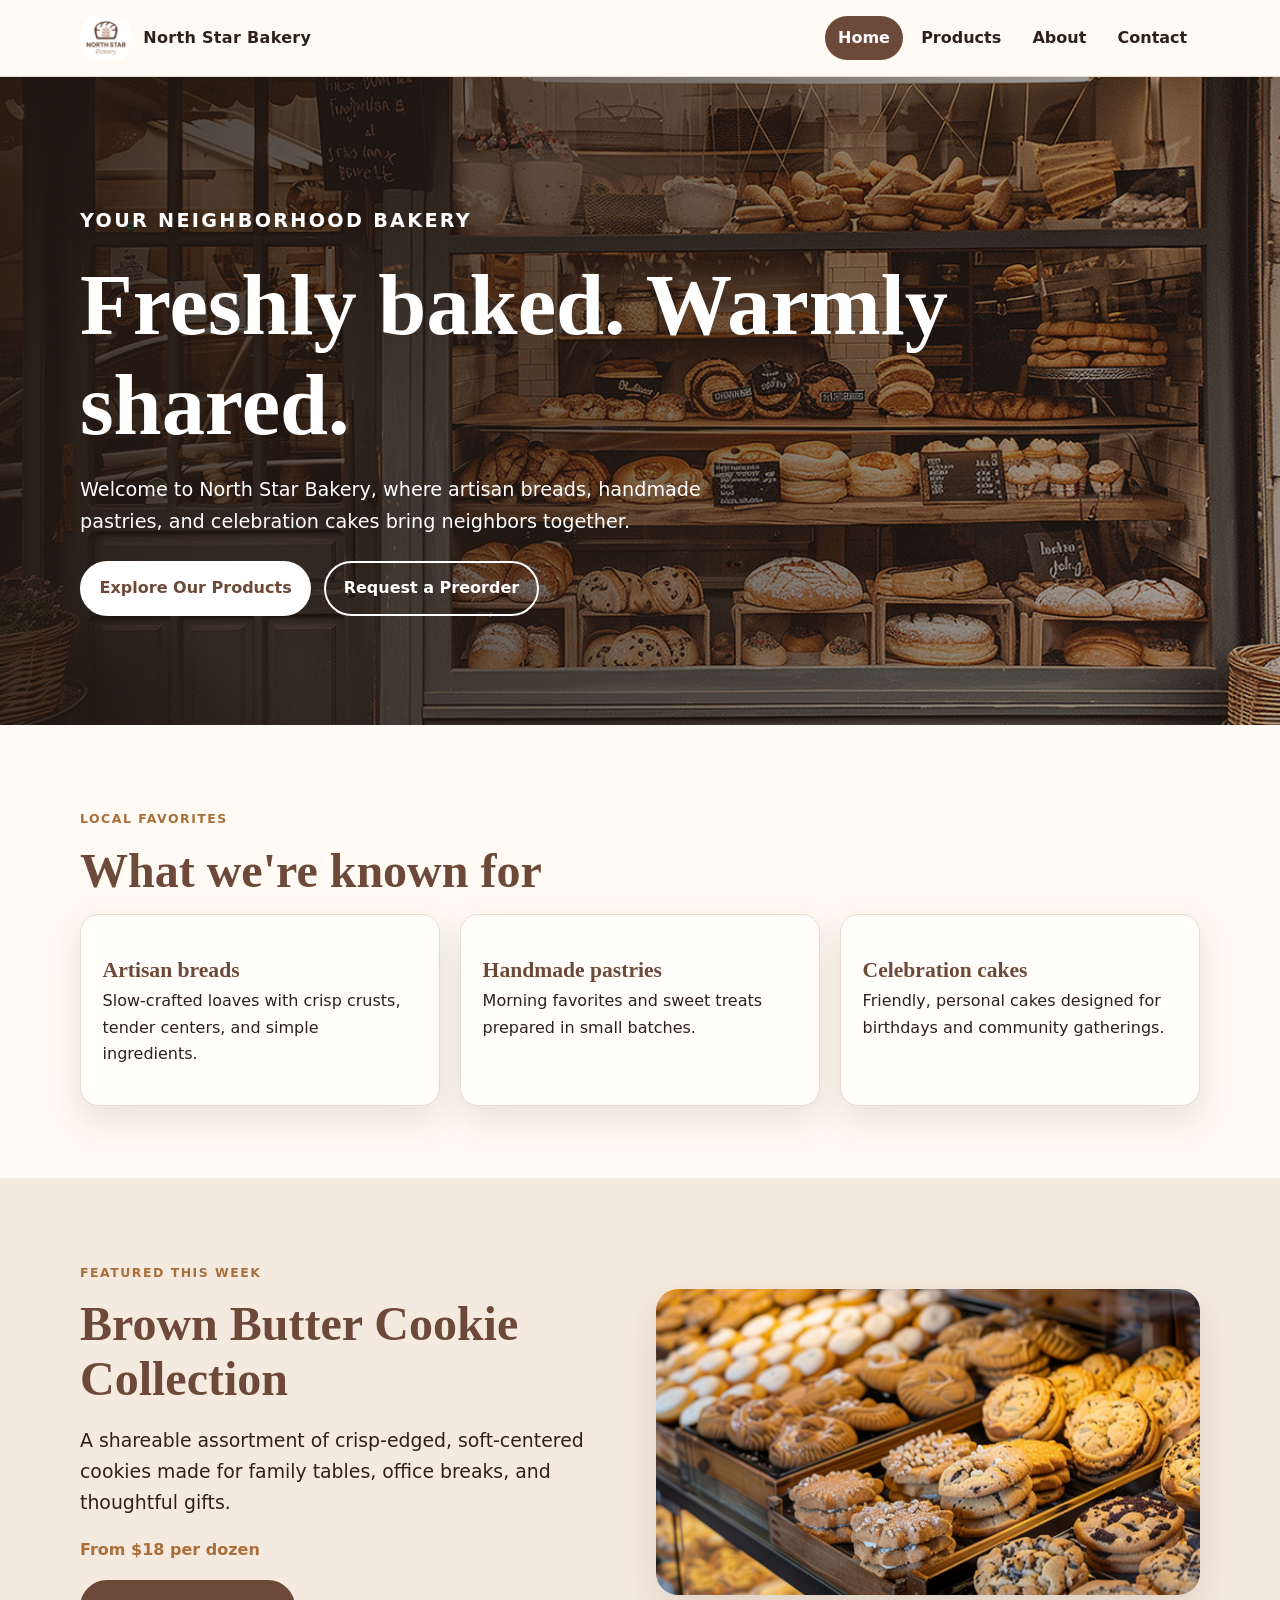
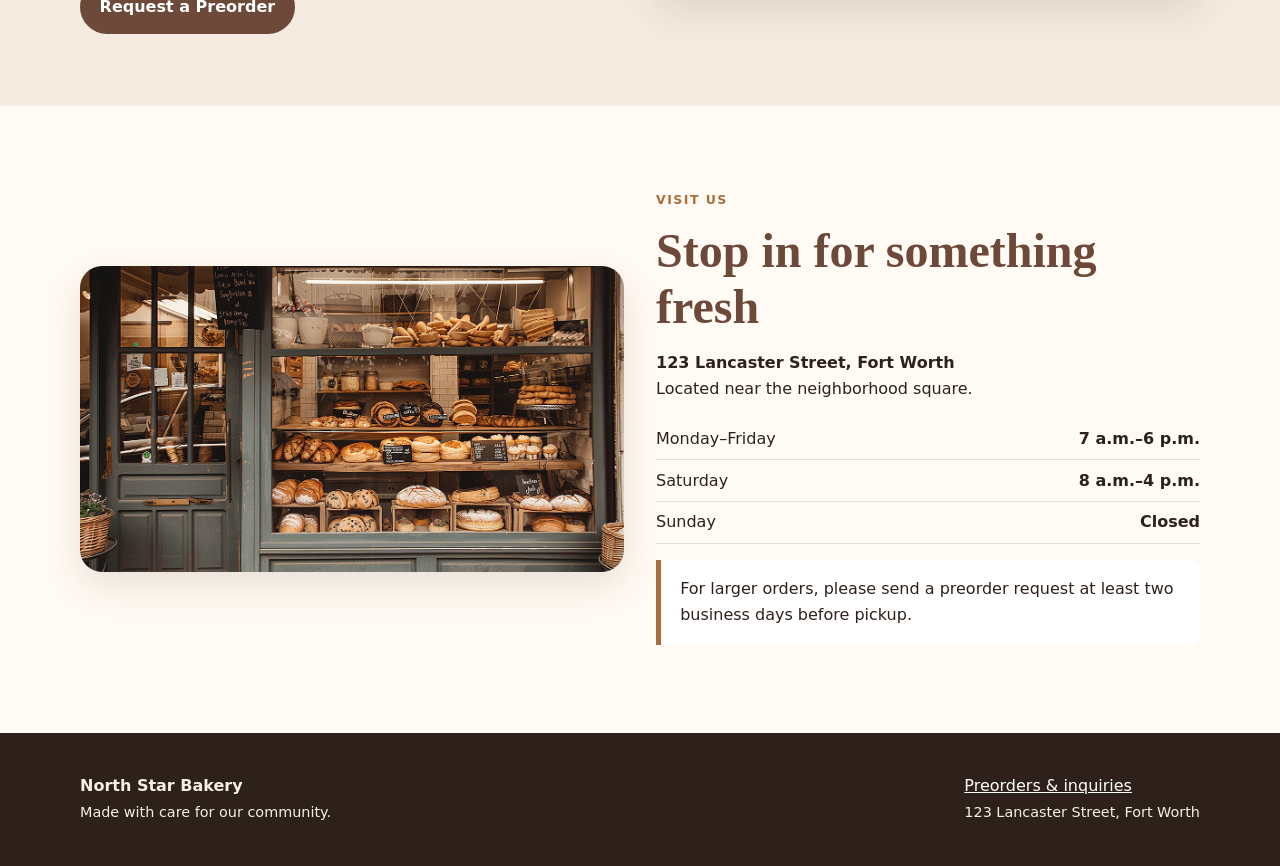
<file: index.html>
<!doctype html>
<html lang="en"><head><meta charset="utf-8"><meta name="viewport" content="width=device-width, initial-scale=1"><meta name="description" content="Welcome to North Star Bakery for artisan breads, handmade pastries, cakes, and neighborhood preorder pickup."><title>Home | North Star Bakery</title><link rel="stylesheet" href="styles.css"></head><body>
<a class="skip-link" href="#main-content">Skip to main content</a>
<header class="site-header">
  <div class="nav-wrap">
    <a class="brand" href="index.html"><img src="images/bakery-logo.png" alt="North Star Bakery bread basket logo"><span>North Star Bakery</span></a>
    <nav aria-label="Main navigation"><ul>
      <li><a href="index.html" aria-current="page">Home</a></li>
      <li><a href="products.html" >Products</a></li>
      <li><a href="about.html" >About</a></li>
      <li><a href="contact.html" >Contact</a></li>
    </ul></nav>
  </div>
</header>
<main id="main-content">
<section class="hero"><div class="hero-content"><p class="eyebrow">Your neighborhood bakery</p><h1>Freshly baked. Warmly shared.</h1><p>Welcome to North Star Bakery, where artisan breads, handmade pastries, and celebration cakes bring neighbors together.</p><div class="actions"><a class="btn btn-light" href="products.html">Explore Our Products</a><a class="btn btn-outline" href="contact.html">Request a Preorder</a></div></div></section>
<section class="section"><div class="container"><p class="eyebrow">Local favorites</p><h2>What we're known for</h2><div class="grid-3"><article class="card"><h3>Artisan breads</h3><p>Slow-crafted loaves with crisp crusts, tender centers, and simple ingredients.</p></article><article class="card"><h3>Handmade pastries</h3><p>Morning favorites and sweet treats prepared in small batches.</p></article><article class="card"><h3>Celebration cakes</h3><p>Friendly, personal cakes designed for birthdays and community gatherings.</p></article></div></div></section>
<section class="section alt"><div class="container grid-2"><div><p class="eyebrow">Featured this week</p><h2>Brown Butter Cookie Collection</h2><p class="lead">A shareable assortment of crisp-edged, soft-centered cookies made for family tables, office breaks, and thoughtful gifts.</p><p class="price">From $18 per dozen</p><a class="btn" href="contact.html">Request a Preorder</a></div><picture><source media="(min-width: 768px)" srcset="images/bakery-feature-large.png"><img class="feature-img" src="images/bakery-feature-small.png" alt="Assorted handmade cookies arranged in a bakery display"></picture></div></section>
<section class="section"><div class="container grid-2"><img class="feature-img" src="images/bakery-storefront.png" alt="North Star Bakery storefront window filled with fresh breads and pastries"><div><p class="eyebrow">Visit us</p><h2>Stop in for something fresh</h2><p><strong>123 Lancaster Street, Fort Worth</strong><br>Located near the neighborhood square.</p><ul class="hours"><li><span>Monday–Friday</span><strong>7 a.m.–6 p.m.</strong></li><li><span>Saturday</span><strong>8 a.m.–4 p.m.</strong></li><li><span>Sunday</span><strong>Closed</strong></li></ul><p class="notice">For larger orders, please send a preorder request at least two business days before pickup.</p></div></div></section>
</main>
<footer class="site-footer"><div class="container footer-grid"><div><strong>North Star Bakery</strong><br><span class="small">Made with care for our community.</span></div><div><a href="contact.html">Preorders & inquiries</a><br><span class="small">123 Lancaster Street, Fort Worth</span></div></div></footer>
</body></html>
</file>
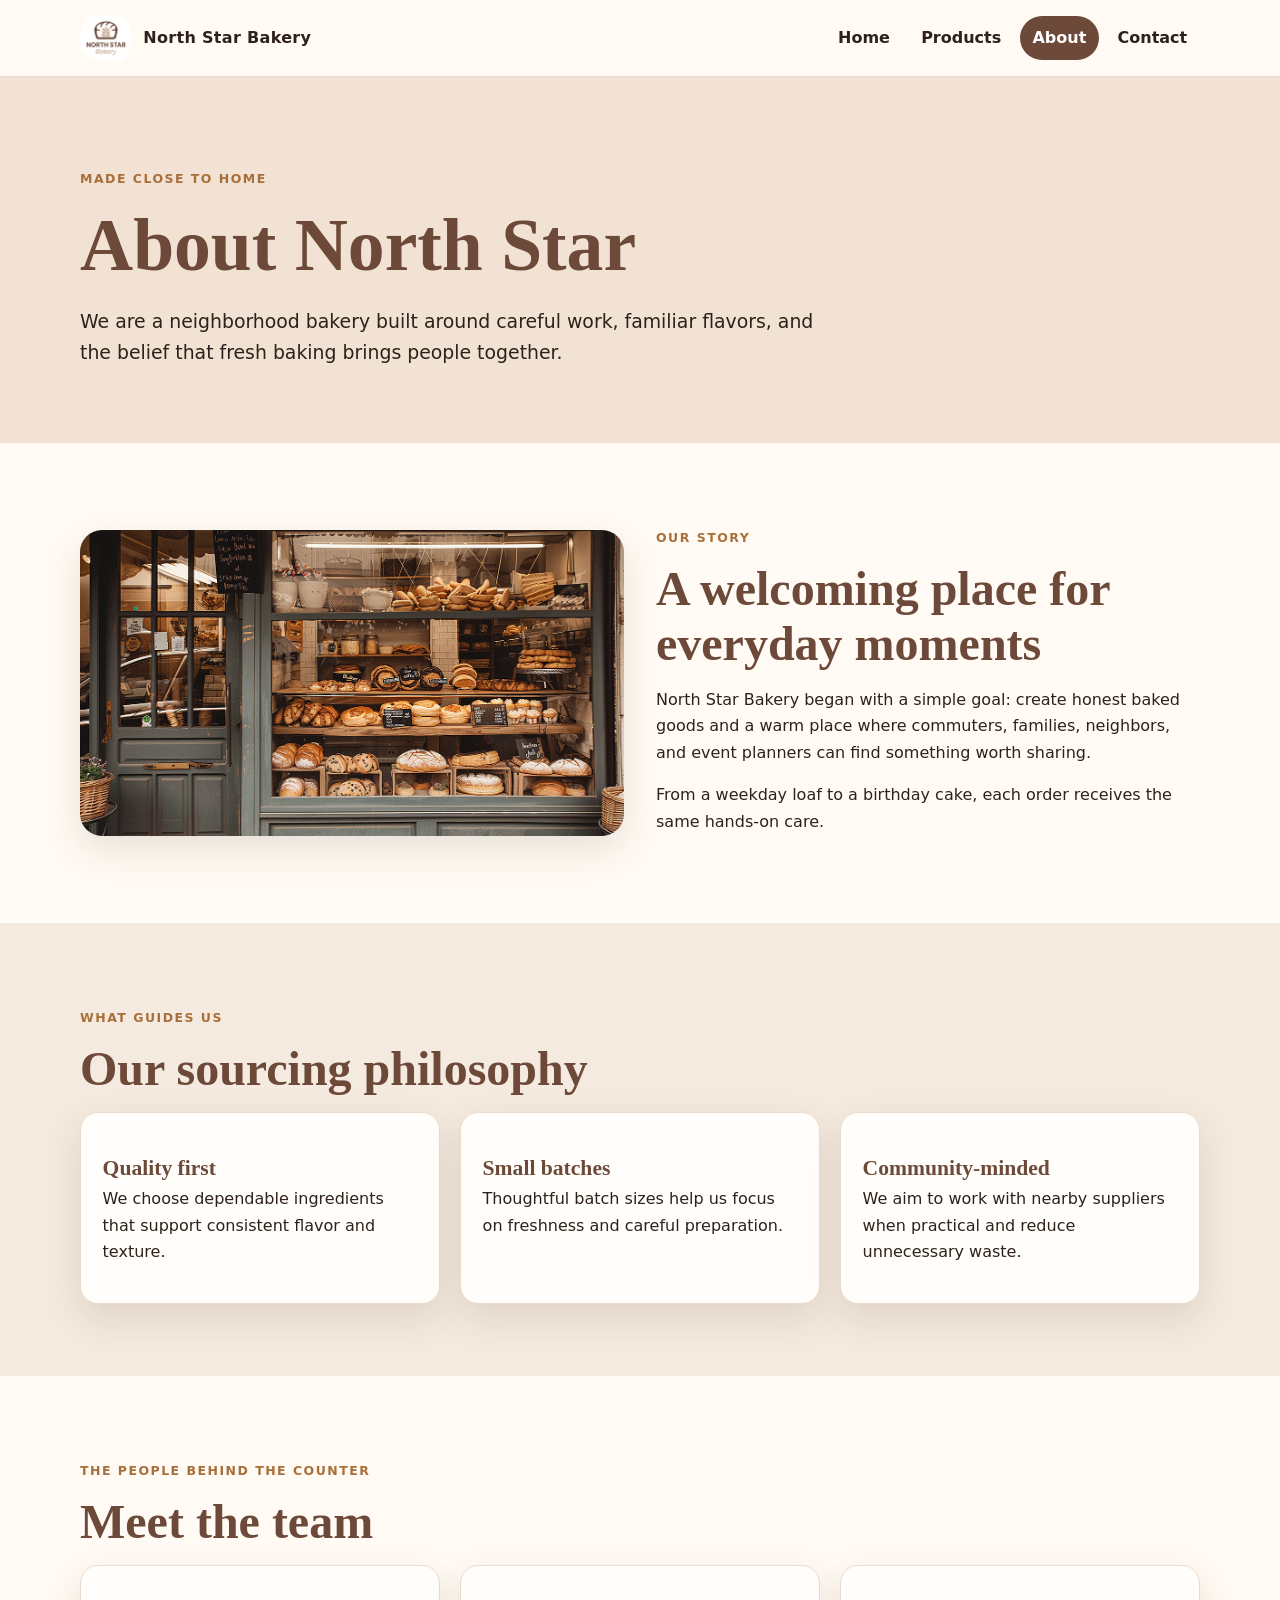
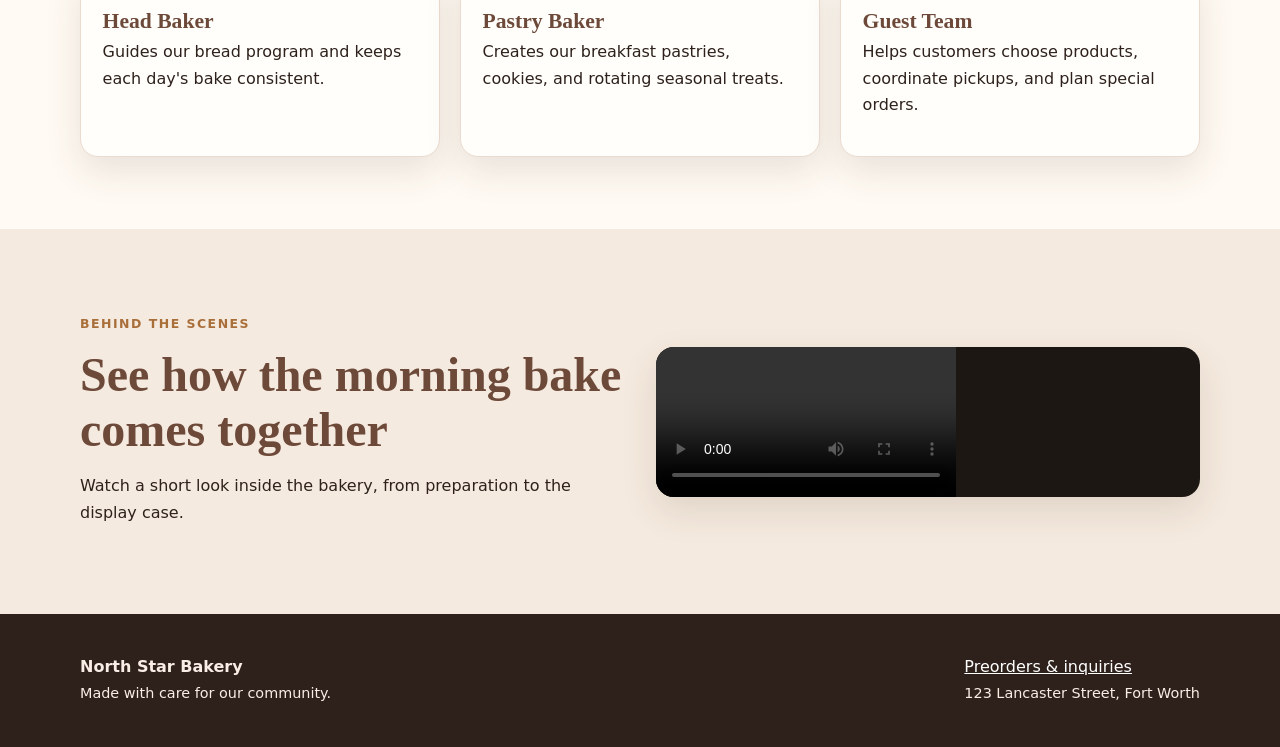
<file: about.html>
<!doctype html>
<html lang="en"><head><meta charset="utf-8"><meta name="viewport" content="width=device-width, initial-scale=1"><meta name="description" content="Learn about North Star Bakery, our sourcing philosophy, team, and community-centered approach."><title>About | North Star Bakery</title><link rel="stylesheet" href="styles.css"></head><body>
<a class="skip-link" href="#main-content">Skip to main content</a>
<header class="site-header">
  <div class="nav-wrap">
    <a class="brand" href="index.html"><img src="images/bakery-logo.png" alt="North Star Bakery bread basket logo"><span>North Star Bakery</span></a>
    <nav aria-label="Main navigation"><ul>
      <li><a href="index.html" >Home</a></li>
      <li><a href="products.html" >Products</a></li>
      <li><a href="about.html" aria-current="page">About</a></li>
      <li><a href="contact.html" >Contact</a></li>
    </ul></nav>
  </div>
</header>
<main id="main-content"><section class="page-banner"><div class="container"><p class="eyebrow">Made close to home</p><h1>About North Star</h1><p class="lead">We are a neighborhood bakery built around careful work, familiar flavors, and the belief that fresh baking brings people together.</p></div></section>
<section class="section"><div class="container grid-2"><img class="feature-img" src="images/bakery-storefront.png" alt="Warmly lit North Star Bakery storefront with breads and cakes in the window"><div><p class="eyebrow">Our story</p><h2>A welcoming place for everyday moments</h2><p>North Star Bakery began with a simple goal: create honest baked goods and a warm place where commuters, families, neighbors, and event planners can find something worth sharing.</p><p>From a weekday loaf to a birthday cake, each order receives the same hands-on care.</p></div></div></section>
<section class="section alt"><div class="container"><p class="eyebrow">What guides us</p><h2>Our sourcing philosophy</h2><div class="grid-3"><article class="card"><h3>Quality first</h3><p>We choose dependable ingredients that support consistent flavor and texture.</p></article><article class="card"><h3>Small batches</h3><p>Thoughtful batch sizes help us focus on freshness and careful preparation.</p></article><article class="card"><h3>Community-minded</h3><p>We aim to work with nearby suppliers when practical and reduce unnecessary waste.</p></article></div></div></section>
<section class="section"><div class="container"><p class="eyebrow">The people behind the counter</p><h2>Meet the team</h2><div class="grid-3"><article class="card"><h3>Head Baker</h3><p>Guides our bread program and keeps each day's bake consistent.</p></article><article class="card"><h3>Pastry Baker</h3><p>Creates our breakfast pastries, cookies, and rotating seasonal treats.</p></article><article class="card"><h3>Guest Team</h3><p>Helps customers choose products, coordinate pickups, and plan special orders.</p></article></div></div></section>
<section class="section alt"><div class="container grid-2"><div><p class="eyebrow">Behind the scenes</p><h2>See how the morning bake comes together</h2><p>Watch a short look inside the bakery, from preparation to the display case.</p></p></div><div class="media-frame"><video controls preload="metadata"><source src="images/bakery-behind-scenes.mp4" type="video/mp4">Your browser does not support HTML video. Please contact North Star Bakery for more information.</video></div></div></section></main>
<footer class="site-footer"><div class="container footer-grid"><div><strong>North Star Bakery</strong><br><span class="small">Made with care for our community.</span></div><div><a href="contact.html">Preorders & inquiries</a><br><span class="small">123 Lancaster Street, Fort Worth</span></div></div></footer>
</body></html>
</file>
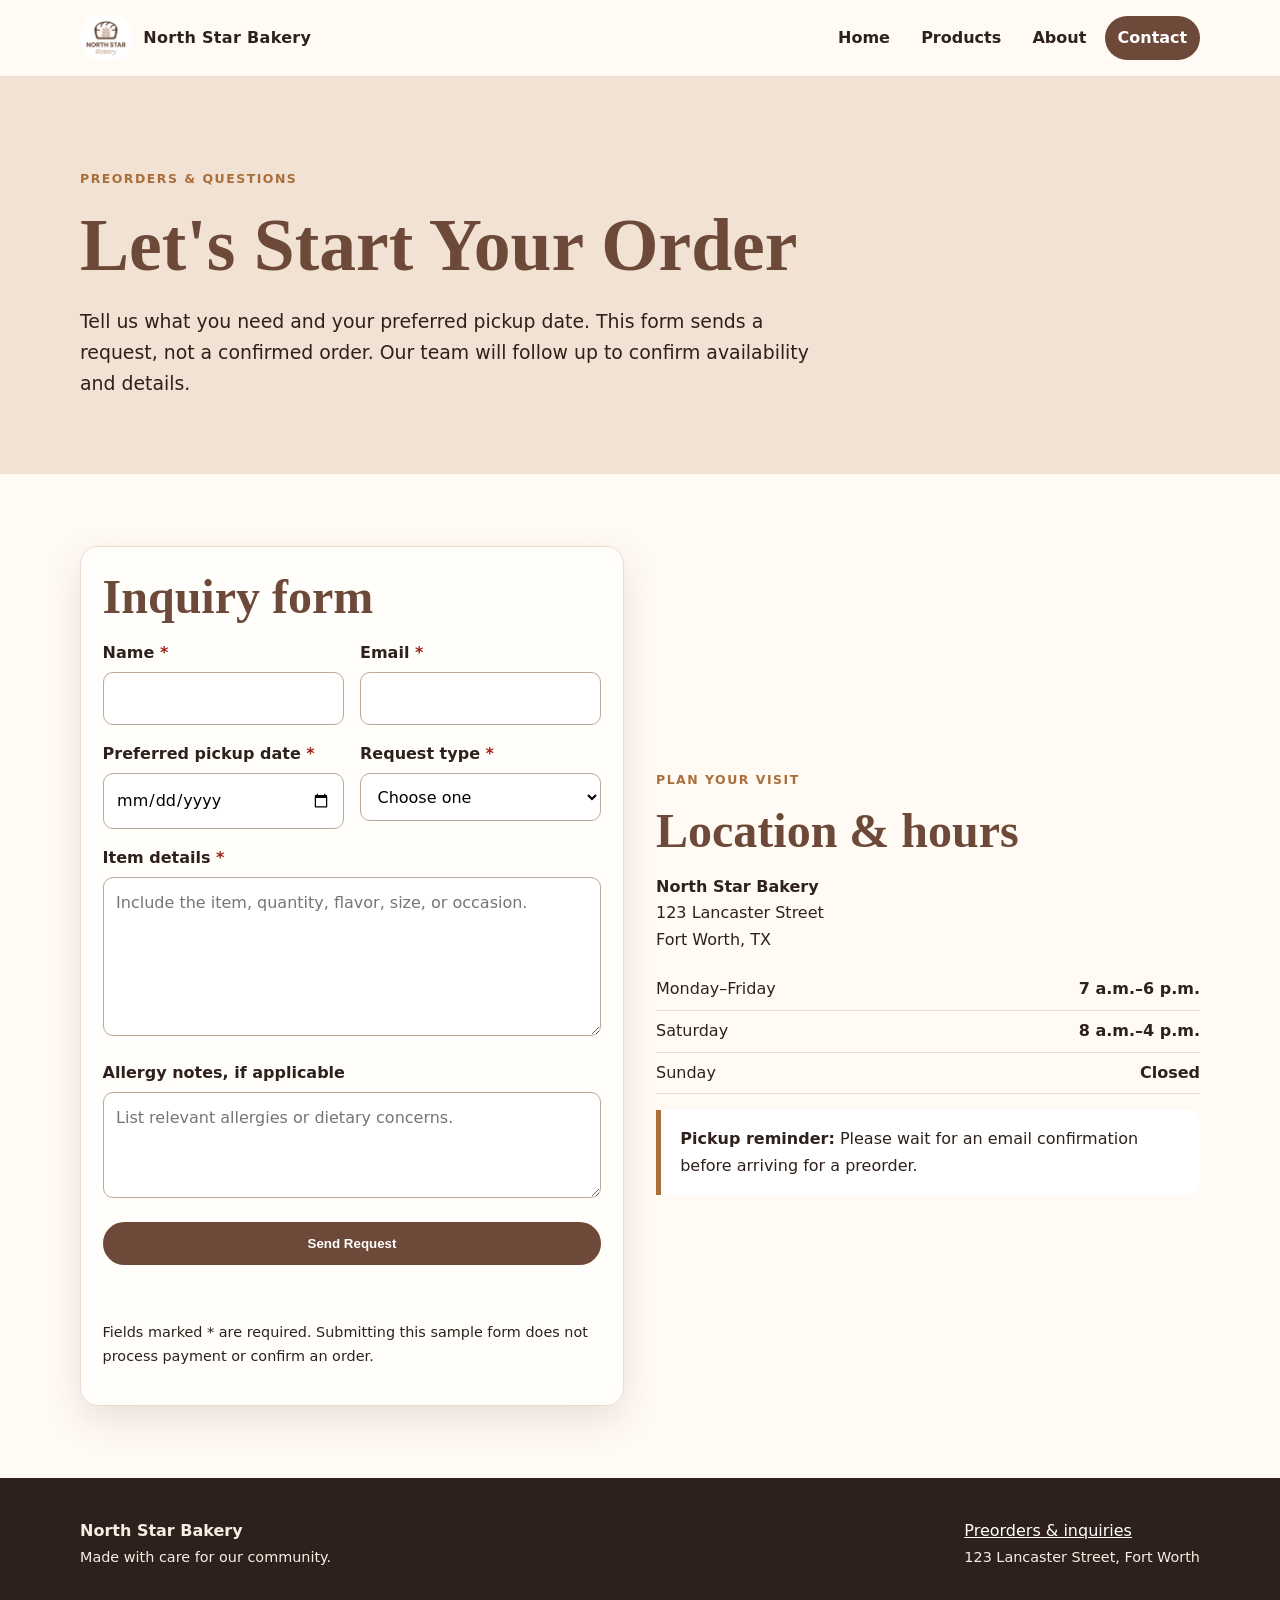
<file: contact.html>
<!doctype html>
<html lang="en"><head><meta charset="utf-8"><meta name="viewport" content="width=device-width, initial-scale=1"><meta name="description" content="Send North Star Bakery a preorder request or general inquiry and find our location and hours."><title>Contact and Preorder | North Star Bakery</title><link rel="stylesheet" href="styles.css"></head><body>
<a class="skip-link" href="#main-content">Skip to main content</a>
<header class="site-header">
  <div class="nav-wrap">
    <a class="brand" href="index.html"><img src="images/bakery-logo.png" alt="North Star Bakery bread basket logo"><span>North Star Bakery</span></a>
    <nav aria-label="Main navigation"><ul>
      <li><a href="index.html" >Home</a></li>
      <li><a href="products.html" >Products</a></li>
      <li><a href="about.html" >About</a></li>
      <li><a href="contact.html" aria-current="page">Contact</a></li>
    </ul></nav>
  </div>
</header>
<main id="main-content"><section class="page-banner"><div class="container"><p class="eyebrow">Preorders & questions</p><h1>Let's Start Your Order</h1><p class="lead">Tell us what you need and your preferred pickup date. This form sends a request, not a confirmed order. Our team will follow up to confirm availability and details.</p></div></section>
<section class="section"><div class="container grid-2"><div class="card"><h2>Inquiry form</h2><form id="inquiry-form" action="#" method="post" novalidate><div class="form-row"><div><label for="name">Name <span class="required" aria-hidden="true">*</span></label><input id="name" name="name" type="text" autocomplete="name" required><span class="field-error" id="name-error" aria-live="polite"></span></div><div><label for="email">Email <span class="required" aria-hidden="true">*</span></label><input id="email" name="email" type="email" autocomplete="email" required><span class="field-error" id="email-error" aria-live="polite"></span></div></div><div class="form-row"><div><label for="pickup-date">Preferred pickup date <span class="required" aria-hidden="true">*</span></label><input id="pickup-date" name="pickup-date" type="date" required><span class="field-error" id="pickup-date-error" aria-live="polite"></span></div><div><label for="request-type">Request type <span class="required" aria-hidden="true">*</span></label><select id="request-type" name="request-type" required><option value="">Choose one</option><option value="preorder">Preorder request</option><option value="general">General question</option><option value="event">Event or large order</option></select><span class="field-error" id="request-type-error" aria-live="polite"></span></div></div><div><label for="details">Item details <span class="required" aria-hidden="true">*</span></label><textarea id="details" name="details" rows="5" required placeholder="Include the item, quantity, flavor, size, or occasion."></textarea><span class="field-error" id="details-error" aria-live="polite"></span></div><div><label for="allergies">Allergy notes, if applicable</label><textarea id="allergies" name="allergies" rows="3" placeholder="List relevant allergies or dietary concerns."></textarea></div><button class="btn" type="submit">Send Request</button><p id="form-status" class="form-status" aria-live="polite"></p><p class="small">Fields marked * are required. Submitting this sample form does not process payment or confirm an order.</p></form></div><aside><p class="eyebrow">Plan your visit</p><h2>Location & hours</h2><p><strong>North Star Bakery</strong><br>123 Lancaster Street<br>Fort Worth, TX</p><ul class="hours"><li><span>Monday–Friday</span><strong>7 a.m.–6 p.m.</strong></li><li><span>Saturday</span><strong>8 a.m.–4 p.m.</strong></li><li><span>Sunday</span><strong>Closed</strong></li></ul><div class="notice"><strong>Pickup reminder:</strong> Please wait for an email confirmation before arriving for a preorder.</div></aside></div></section></main>
<footer class="site-footer"><div class="container footer-grid"><div><strong>North Star Bakery</strong><br><span class="small">Made with care for our community.</span></div><div><a href="contact.html">Preorders & inquiries</a><br><span class="small">123 Lancaster Street, Fort Worth</span></div></div></footer>
<script src="script.js"></script></body></html>
</file>
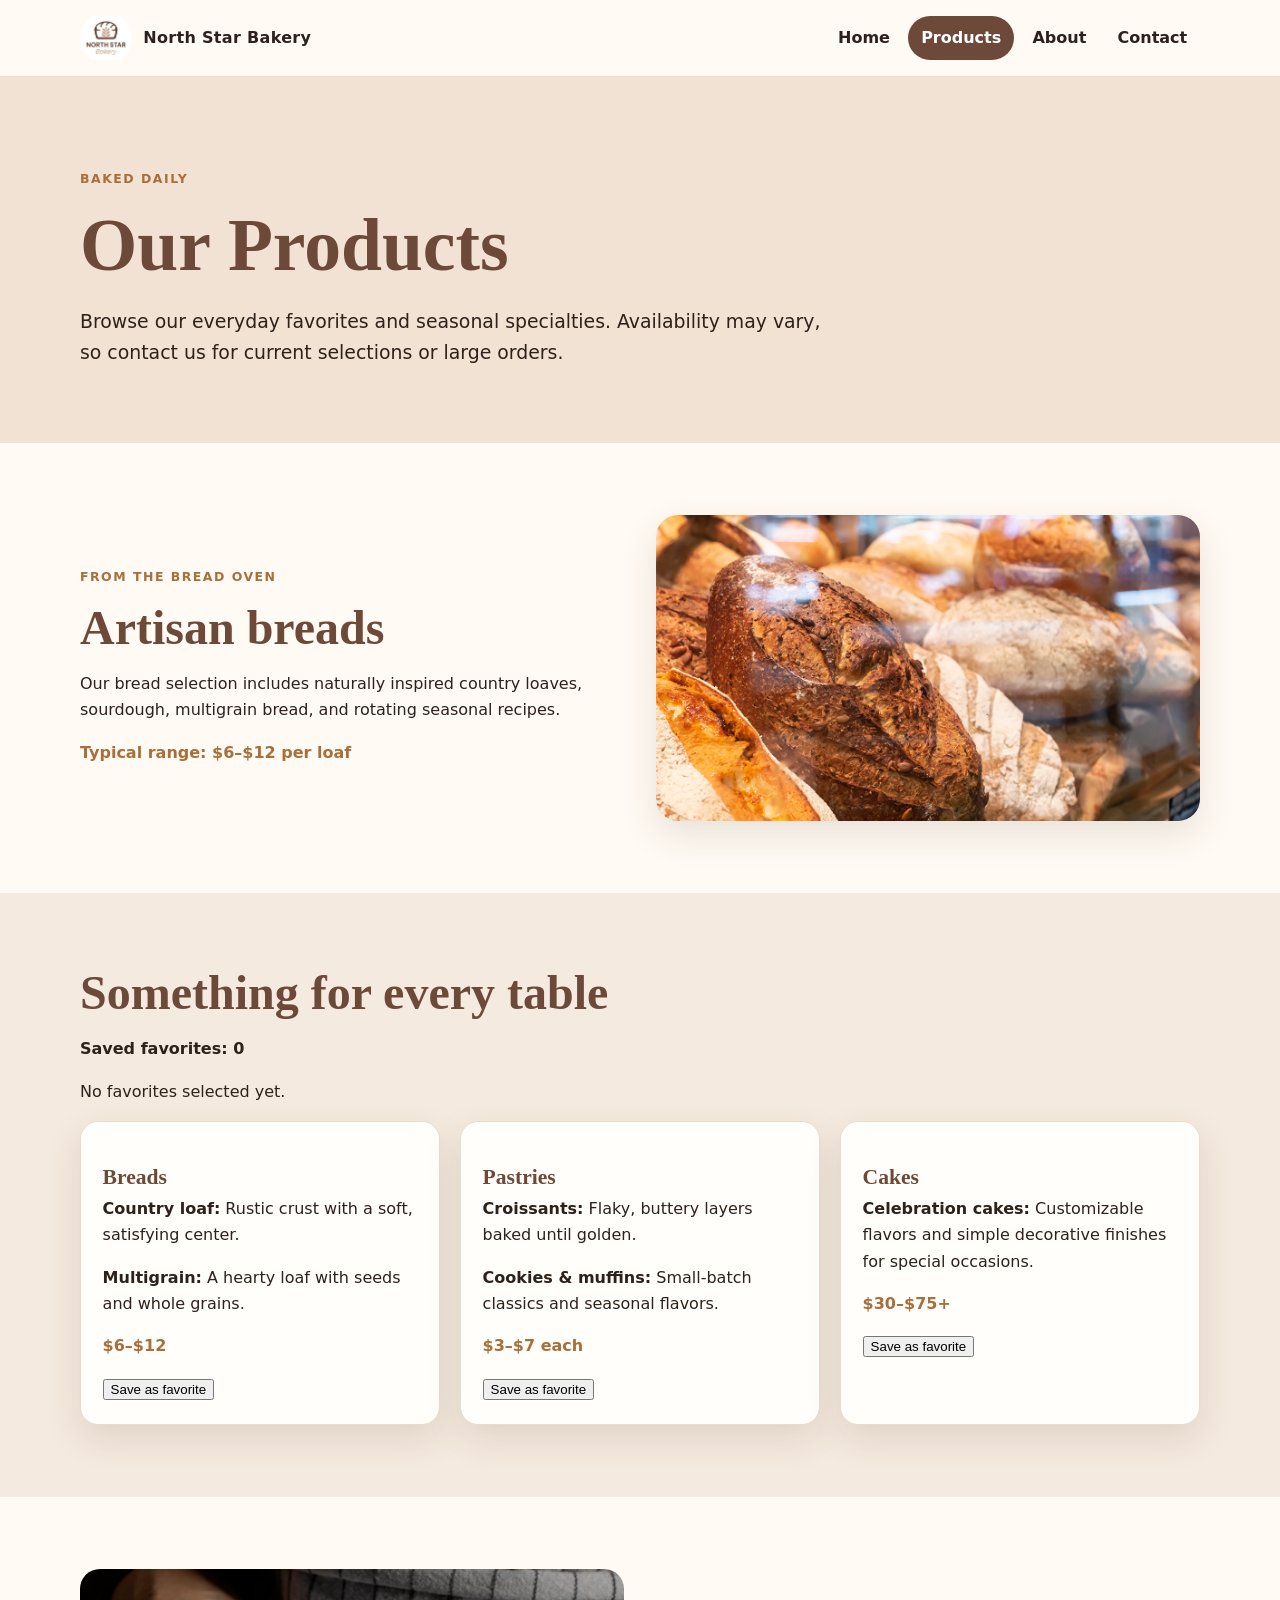
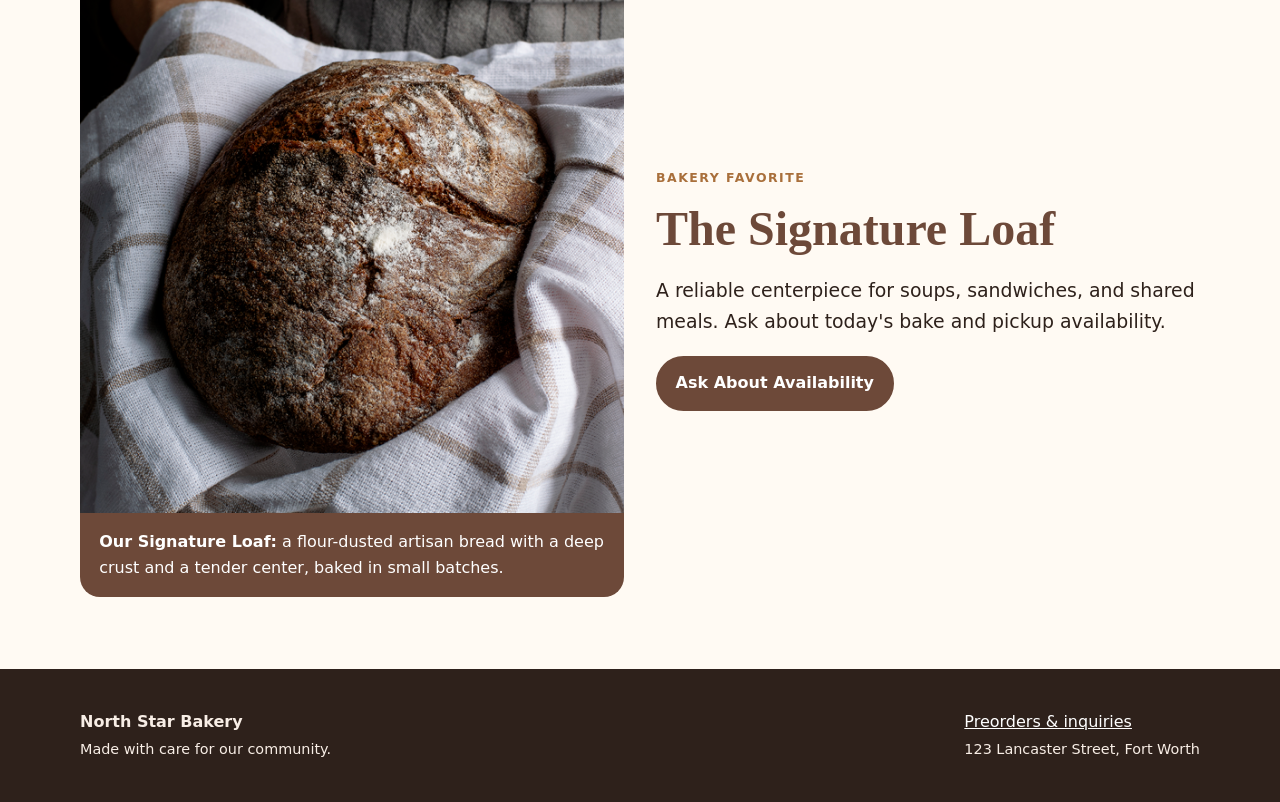
<file: products.html>
<!doctype html>
<html lang="en"><head><meta charset="utf-8"><meta name="viewport" content="width=device-width, initial-scale=1"><meta name="description" content="Explore North Star Bakery breads, pastries, cakes, descriptions, and price ranges."><title>Products | North Star Bakery</title><link rel="stylesheet" href="styles.css"></head><body>
<a class="skip-link" href="#main-content">Skip to main content</a>
<header class="site-header">
  <div class="nav-wrap">
    <a class="brand" href="index.html"><img src="images/bakery-logo.png" alt="North Star Bakery bread basket logo"><span>North Star Bakery</span></a>
    <nav aria-label="Main navigation"><ul>
      <li><a href="index.html" >Home</a></li>
      <li><a href="products.html" aria-current="page">Products</a></li>
      <li><a href="about.html" >About</a></li>
      <li><a href="contact.html" >Contact</a></li>
    </ul></nav>
  </div>
</header>
<main id="main-content"><section class="page-banner"><div class="container"><p class="eyebrow">Baked daily</p><h1>Our Products</h1><p class="lead">Browse our everyday favorites and seasonal specialties. Availability may vary, so contact us for current selections or large orders.</p></div></section>
<section class="section"><div class="container"><div class="grid-2"><div><p class="eyebrow">From the bread oven</p><h2>Artisan breads</h2><p>Our bread selection includes naturally inspired country loaves, sourdough, multigrain bread, and rotating seasonal recipes.</p><p class="price">Typical range: $6–$12 per loaf</p></div><img class="feature-img" src="images/bakery-bread.png" alt="Fresh artisan bread loaves arranged behind the North Star Bakery display glass"></div></div></section>
<section class="section alt"><div class="container"><h2>Something for every table</h2><div class="favorites-summary" aria-live="polite"><strong>Saved favorites: <span id="favorite-count">0</span></strong><p id="favorite-list">No favorites selected yet.</p></div><div class="grid-3" id="product-choices"><article class="card"><h3>Breads</h3><p><strong>Country loaf:</strong> Rustic crust with a soft, satisfying center.</p><p><strong>Multigrain:</strong> A hearty loaf with seeds and whole grains.</p><p class="price">$6–$12</p><button class="favorite-btn" type="button" aria-pressed="false">Save as favorite</button></article><article class="card"><h3>Pastries</h3><p><strong>Croissants:</strong> Flaky, buttery layers baked until golden.</p><p><strong>Cookies & muffins:</strong> Small-batch classics and seasonal flavors.</p><p class="price">$3–$7 each</p><button class="favorite-btn" type="button" aria-pressed="false">Save as favorite</button></article><article class="card"><h3>Cakes</h3><p><strong>Celebration cakes:</strong> Customizable flavors and simple decorative finishes for special occasions.</p><p class="price">$30–$75+</p><button class="favorite-btn" type="button" aria-pressed="false">Save as favorite</button></article></div></div></section>
<section class="section"><div class="container grid-2"><figure><img src="images/bakery-signature-loaf.png" alt="Rustic round North Star Signature Loaf resting on a checked linen cloth"><figcaption><strong>Our Signature Loaf:</strong> a flour-dusted artisan bread with a deep crust and a tender center, baked in small batches.</figcaption></figure><div><p class="eyebrow">Bakery favorite</p><h2>The Signature Loaf</h2><p class="lead">A reliable centerpiece for soups, sandwiches, and shared meals. Ask about today's bake and pickup availability.</p><a class="btn" href="contact.html">Ask About Availability</a></div></div></section></main>
<footer class="site-footer"><div class="container footer-grid"><div><strong>North Star Bakery</strong><br><span class="small">Made with care for our community.</span></div><div><a href="contact.html">Preorders & inquiries</a><br><span class="small">123 Lancaster Street, Fort Worth</span></div></div></footer>
<script src="script.js"></script></body></html>
</file>
<file: styles.css>
:root {
  --cream: #fffaf3;
  --paper: #fffefb;
  --tan: #c49b7c;
  --caramel: #a96f3b;
  --brown: #6d4939;
  --dark: #2e211b;
  --sage: #64705a;
  --line: #eadbcf;
  --shadow: 0 14px 36px rgba(75, 49, 35, .12);
}
* { box-sizing: border-box; }
html { scroll-behavior: smooth; }
body { margin: 0; color: var(--dark); background: var(--cream); font: 1rem/1.65 system-ui, -apple-system, BlinkMacSystemFont, "Segoe UI", sans-serif; }
img, video { display: block; max-width: 100%; }
a { color: inherit; }
.skip-link { position: absolute; left: -999px; top: 0; background: var(--dark); color: white; padding: .75rem 1rem; z-index: 99; }
.skip-link:focus { left: .75rem; top: .75rem; }
.site-header { position: sticky; top: 0; z-index: 20; background: rgba(255,250,243,.96); border-bottom: 1px solid var(--line); backdrop-filter: blur(9px); }
.nav-wrap { width: min(1120px, 92%); margin: auto; display: flex; align-items: center; justify-content: space-between; gap: 1rem; min-height: 76px; }
.brand { display: flex; align-items: center; gap: .7rem; font-weight: 800; text-decoration: none; letter-spacing: .02em; }
.brand img { width: 52px; height: 52px; object-fit: contain; border-radius: 50%; }
nav ul { display: flex; flex-wrap: wrap; gap: .35rem; list-style: none; margin: 0; padding: 0; }
nav a { display: block; padding: .55rem .8rem; border-radius: 999px; text-decoration: none; font-weight: 700; }
nav a:hover, nav a:focus-visible, nav a[aria-current="page"] { background: var(--brown); color: white; }
main { min-height: 65vh; }
.container { width: min(1120px, 92%); margin-inline: auto; }
.section { padding: 4.5rem 0; }
.section.alt { background: #f5eadf; }
.eyebrow { color: var(--caramel); font-weight: 900; letter-spacing: .12em; text-transform: uppercase; font-size: .78rem; }
h1, h2, h3 { font-family: Georgia, "Times New Roman", serif; line-height: 1.15; color: var(--brown); }
h1 { font-size: clamp(2.4rem, 7vw, 5.4rem); margin: .35rem 0 1.1rem; }
h2 { font-size: clamp(1.9rem, 4vw, 3rem); margin: 0 0 1rem; }
h3 { font-size: 1.35rem; }
.lead { font-size: 1.18rem; max-width: 63ch; }
.hero { background: linear-gradient(90deg, rgba(34,23,17,.86), rgba(34,23,17,.35)), url('images/bakery-storefront.png') center/cover; color: white; min-height: 72vh; display: grid; place-items: center; }
.hero h1, .hero .eyebrow { color: white; }
.hero-content { width: min(1120px, 92%); padding: 5rem 0; }
.hero-content p { max-width: 56ch; font-size: 1.2rem; }
.actions { display: flex; flex-wrap: wrap; gap: .8rem; margin-top: 1.5rem; }
.btn { display: inline-block; border: 2px solid var(--brown); border-radius: 999px; padding: .75rem 1.1rem; background: var(--brown); color: white; font-weight: 800; text-decoration: none; cursor: pointer; }
.btn:hover, .btn:focus-visible { background: var(--dark); border-color: var(--dark); }
.btn-light { background: white; border-color: white; color: var(--brown); }
.btn-outline { background: transparent; color: white; border-color: white; }
.grid-2 { display: grid; grid-template-columns: repeat(2, minmax(0,1fr)); gap: 2rem; align-items: center; }
.grid-3 { display: grid; grid-template-columns: repeat(3, minmax(0,1fr)); gap: 1.25rem; }
.card { background: var(--paper); border: 1px solid var(--line); border-radius: 18px; padding: 1.35rem; box-shadow: var(--shadow); }
.card img { border-radius: 12px; aspect-ratio: 4/3; object-fit: cover; }
.card h3 { margin-bottom: .35rem; }
.card p { margin-top: .25rem; }
.price { font-weight: 900; color: var(--caramel); }
.feature-img { width: 100%; border-radius: 22px; box-shadow: var(--shadow); aspect-ratio: 16/9; object-fit: cover; }
figure { margin: 0; }
figure img { border-radius: 20px 20px 0 0; width: 100%; }
figcaption { padding: 1rem 1.2rem; background: var(--brown); color: white; border-radius: 0 0 20px 20px; }
.notice { border-left: 5px solid var(--caramel); background: white; padding: 1rem 1.2rem; border-radius: 0 12px 12px 0; }
.hours { list-style: none; padding: 0; }
.hours li { display: flex; justify-content: space-between; gap: 1rem; padding: .45rem 0; border-bottom: 1px solid var(--line); }
.page-banner { padding: 5rem 0 3.5rem; background: #f1e2d3; }
.page-banner h1 { font-size: clamp(2.3rem,6vw,4.6rem); }
.media-frame { border-radius: 18px; overflow: hidden; box-shadow: var(--shadow); background: #1d1714; }
form { display: grid; gap: 1rem; }
.form-row { display: grid; grid-template-columns: 1fr 1fr; gap: 1rem; }
label { display: block; font-weight: 800; margin-bottom: .35rem; }
input, select, textarea { width: 100%; border: 1px solid #bba99c; border-radius: 10px; padding: .78rem; font: inherit; background: white; }
input:focus, select:focus, textarea:focus { outline: 3px solid rgba(169,111,59,.25); border-color: var(--caramel); }
.required { color: #9d2318; }
.site-footer { background: var(--dark); color: #f8eee6; padding: 2.5rem 0; }
.footer-grid { display: flex; justify-content: space-between; gap: 2rem; flex-wrap: wrap; }
.site-footer a { color: white; }
.small { font-size: .9rem; }
@media (max-width: 760px) {
  .nav-wrap { align-items: flex-start; padding: .8rem 0; flex-direction: column; }
  nav ul { padding-bottom: .4rem; }
  nav a { padding: .4rem .62rem; font-size: .92rem; }
  .grid-2, .grid-3, .form-row { grid-template-columns: 1fr; }
  .hero { min-height: 64vh; }
  .section { padding: 3.3rem 0; }
}
</file>
